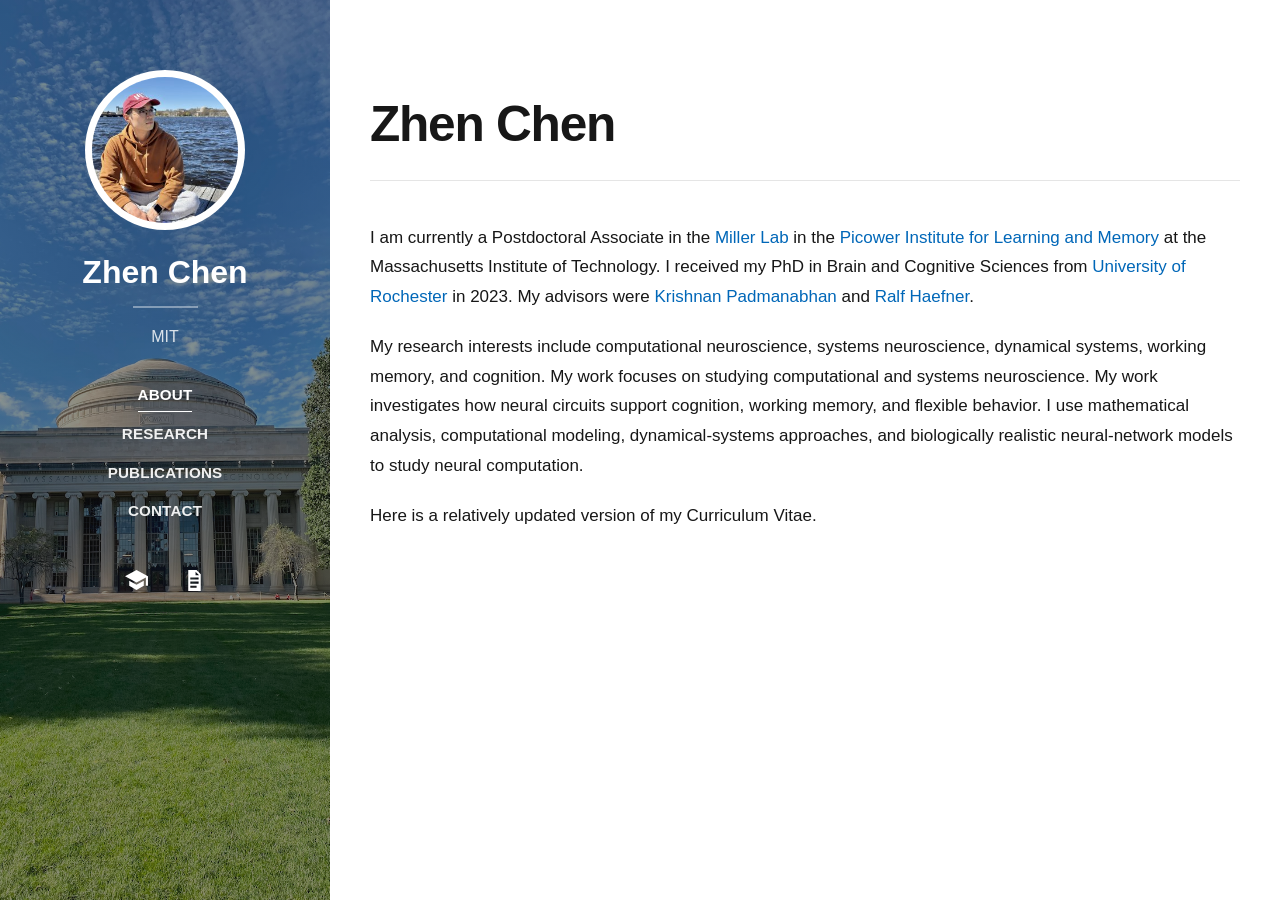
<file: index.html>
<!DOCTYPE html>
<html lang="en">
<head>
  <meta charset="UTF-8">

  <meta
    name="viewport"
    content="width=device-width, initial-scale=1.0"
  >

  <meta
    name="description"
    content="Academic website of Zhen Chen"
  >

  <title>Zhen Chen | About</title>

  <link rel="stylesheet" href="style.css">
</head>

<body>
  <button
    class="menu-button"
    id="menuButton"
    type="button"
    aria-label="Open navigation menu"
  >
    ☰
  </button>

  <aside class="sidebar" id="sidebar">
    <div class="sidebar-inner">
      <img
        class="profile-photo"
        src="profile.jpg"
        alt="Portrait of Zhen Chen"
      >

      <h1 class="sidebar-name">Zhen Chen</h1>

      <div class="sidebar-rule"></div>
      
      <p class="sidebar-subtitle">
        MIT
      </p>

      <nav class="sidebar-nav" aria-label="Main navigation">
        <ul>
          <li>
            <a class="active" href="index.html">About</a>
          </li>

          <li>
            <a href="research.html">Research</a>
          </li>

          <li>
            <a href="publications.html">Publications</a>
          </li>

          <li>
            <a href="contact.html">Contact</a>
          </li>
        </ul>
      </nav>

<div class="profile-links">
  <a
    class="icon-link"
    href="https://scholar.google.com/citations?user=5tLXAaEAAAAJ&hl=en"
    target="_blank"
    rel="noopener noreferrer"
    title="Google Scholar"
  >
    <span class="icon-label">Google Scholar</span>

    <svg viewBox="0 0 24 24" aria-hidden="true">
      <path
        d="M12 2 1 8l11 6 9-4.91V17h2V8L12 2zm0
        14L5 12.18V17l7 4 7-4v-4.82L12 16z"
      />
    </svg>
  </a>

  <a
    class="icon-link"
    href="Zhen-Chen-CV.pdf"
    target="_blank"
    rel="noopener noreferrer"
    title="Curriculum Vitae"
  >
    <span class="icon-label">Curriculum Vitae</span>

    <svg viewBox="0 0 24 24" aria-hidden="true">
      <path
        d="M6 2h8l4 4v16H6V2zm7 1.5V7h3.5L13
        3.5zM8 11h8V9H8v2zm0 4h8v-2H8v2zm0
        4h6v-2H8v2z"
      />
    </svg>
  </a>
</div>
    </div>
  </aside>

  <div class="mobile-overlay" id="mobileOverlay"></div>

  <main class="page-content">
    <div class="content-container">
      <header class="content-header">
        <h1>Zhen Chen</h1>

      </header>

      <div class="content-body">
        
        <p>
          I am currently a Postdoctoral Associate in the <a herf="https://ekmillerlab.mit.edu/">Miller Lab</a> in the <a herf="https://picower.mit.edu/">Picower Institute for Learning and Memory</a> at the Massachusetts Institute of
          Technology. I received my PhD in Brain and Cognitive Sciences from <a herf="https://www.sas.rochester.edu/bcs/">University of Rochester</a> in 2023. My advisors were <a herf="https://www.urmc.rochester.edu/labs/neural-circuits-computation">Krishnan Padmanabhan</a> and <a herf="https://www2.bcs.rochester.edu/sites/haefnerlab/index.html">Ralf Haefner</a>. 
        </p>
      <p>
          My research interests include computational neuroscience, systems neuroscience, dynamical systems, working memory, and cognition.
          My work focuses on studying computational and systems neuroscience. My work investigates how neural circuits support cognition, working memory, and flexible behavior.
          I use mathematical analysis, computational modeling, dynamical-systems approaches, and biologically realistic neural-network models to study neural computation.
        </p>
       <p>
         Here is a relatively updated version of my Curriculum Vitae.
       </p>

      </div>
    </div>
  </main>

  <script>
    const menuButton = document.getElementById("menuButton");
    const sidebar = document.getElementById("sidebar");
    const mobileOverlay = document.getElementById("mobileOverlay");

    function closeMenu() {
      sidebar.classList.remove("open");
      mobileOverlay.classList.remove("visible");
    }

    menuButton.addEventListener("click", function () {
      sidebar.classList.toggle("open");
      mobileOverlay.classList.toggle("visible");
    });

    mobileOverlay.addEventListener("click", closeMenu);
  </script>
</body>
</html>
</file>
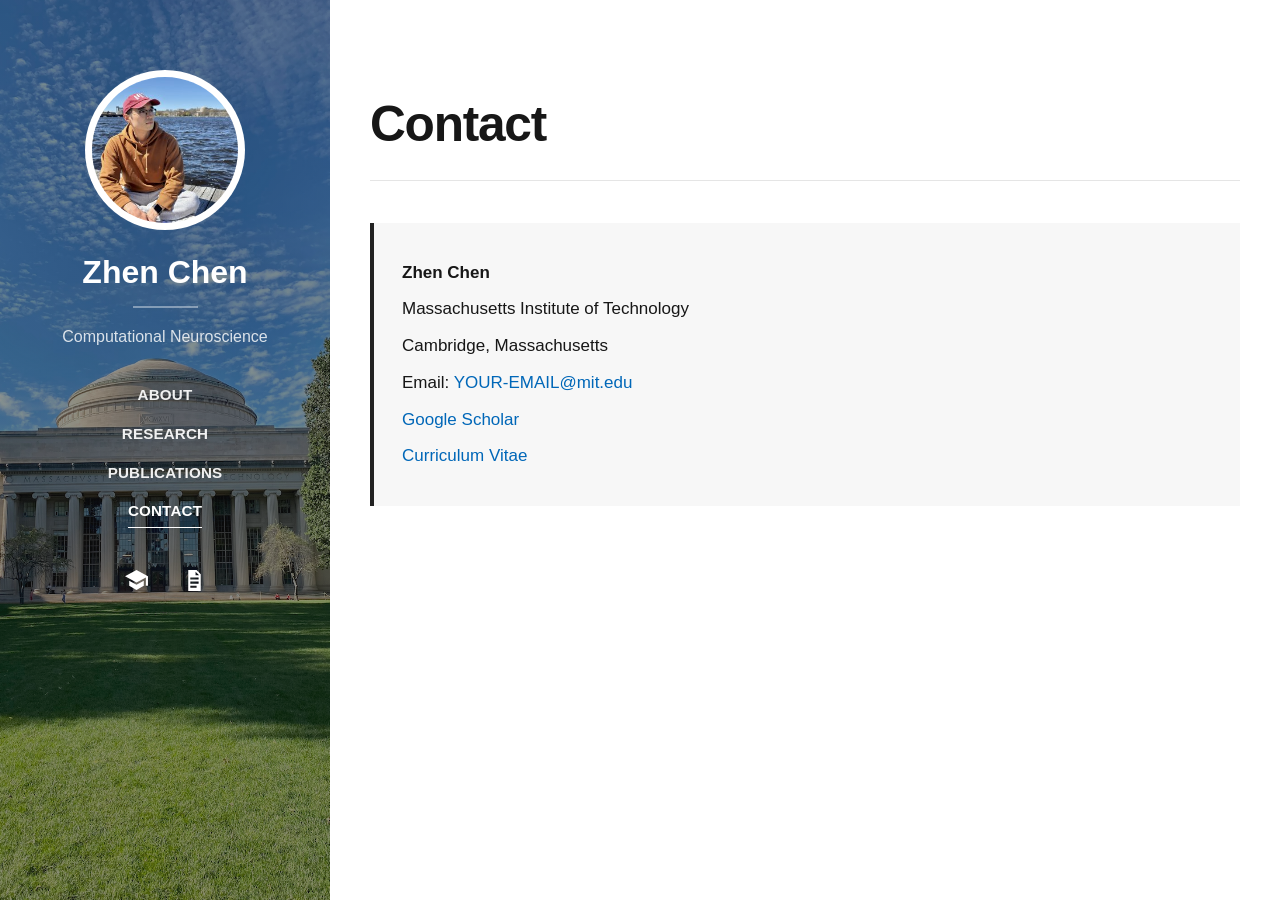
<file: contact.html>
<!DOCTYPE html>
<html lang="en">
<head>
  <meta charset="UTF-8">

  <meta
    name="viewport"
    content="width=device-width, initial-scale=1.0"
  >

  <meta
    name="description"
    content="Academic website of Zhen Chen"
  >

  <title>Zhen Chen | Contact</title>

  <link rel="stylesheet" href="style.css">
</head>

<body>
  <button
    class="menu-button"
    id="menuButton"
    type="button"
    aria-label="Open navigation menu"
  >
    ☰
  </button>

  <aside class="sidebar" id="sidebar">
    <div class="sidebar-inner">
      <img
        class="profile-photo"
        src="profile.jpg"
        alt="Portrait of Zhen Chen"
      >

      <h1 class="sidebar-name">Zhen Chen</h1>

      <div class="sidebar-rule"></div>

      <p class="sidebar-subtitle">
        Computational Neuroscience
      </p>

      <nav class="sidebar-nav" aria-label="Main navigation">
        <ul>
          <li><a href="index.html">About</a></li>
<li><a href="research.html">Research</a></li>
<li><a href="publications.html">Publications</a></li>

<li>
  <a class="active" href="contact.html">Contact</a>
</li>
        </ul>
      </nav>

<div class="profile-links">
  <a
    class="icon-link"
    href="https://scholar.google.com/citations?user=5tLXAaEAAAAJ&hl=en"
    target="_blank"
    rel="noopener noreferrer"
    title="Google Scholar"
  >
    <span class="icon-label">Google Scholar</span>

    <svg viewBox="0 0 24 24" aria-hidden="true">
      <path
        d="M12 2 1 8l11 6 9-4.91V17h2V8L12 2zm0
        14L5 12.18V17l7 4 7-4v-4.82L12 16z"
      />
    </svg>
  </a>

  <a
    class="icon-link"
    href="Zhen-Chen-CV.pdf"
    target="_blank"
    rel="noopener noreferrer"
    title="Curriculum Vitae"
  >
    <span class="icon-label">Curriculum Vitae</span>

    <svg viewBox="0 0 24 24" aria-hidden="true">
      <path
        d="M6 2h8l4 4v16H6V2zm7 1.5V7h3.5L13
        3.5zM8 11h8V9H8v2zm0 4h8v-2H8v2zm0
        4h6v-2H8v2z"
      />
    </svg>
  </a>
</div>
    </div>
  </aside>

  <div class="mobile-overlay" id="mobileOverlay"></div>

<main class="page-content">
  <div class="content-container">
    <header class="content-header">
      <h1>Contact</h1>

     
    </header>

    <div class="content-body">
     

      <div class="contact-details">
        <p><strong>Zhen Chen</strong></p>

        <p>
          Massachusetts Institute of Technology
        </p>

        <p>
          Cambridge, Massachusetts
        </p>

        <p>
          Email:
          <a href="mailto:YOUR-EMAIL@mit.edu">
            YOUR-EMAIL@mit.edu
          </a>
        </p>

        <p>
          <a
            href="https://scholar.google.com/citations?user=5tLXAaEAAAAJ&hl=en"
            target="_blank"
            rel="noopener noreferrer"
          >
            Google Scholar
          </a>
        </p>

        <p>
          <a
            href="Zhen-Chen-CV.pdf"
            target="_blank"
            rel="noopener noreferrer"
          >
            Curriculum Vitae
          </a>
        </p>
      </div>
    </div>
  </div>
</main>

  <script>
    const menuButton = document.getElementById("menuButton");
    const sidebar = document.getElementById("sidebar");
    const mobileOverlay = document.getElementById("mobileOverlay");

    function closeMenu() {
      sidebar.classList.remove("open");
      mobileOverlay.classList.remove("visible");
    }

    menuButton.addEventListener("click", function () {
      sidebar.classList.toggle("open");
      mobileOverlay.classList.toggle("visible");
    });

    mobileOverlay.addEventListener("click", closeMenu);
  </script>
</body>
</html>
</file>
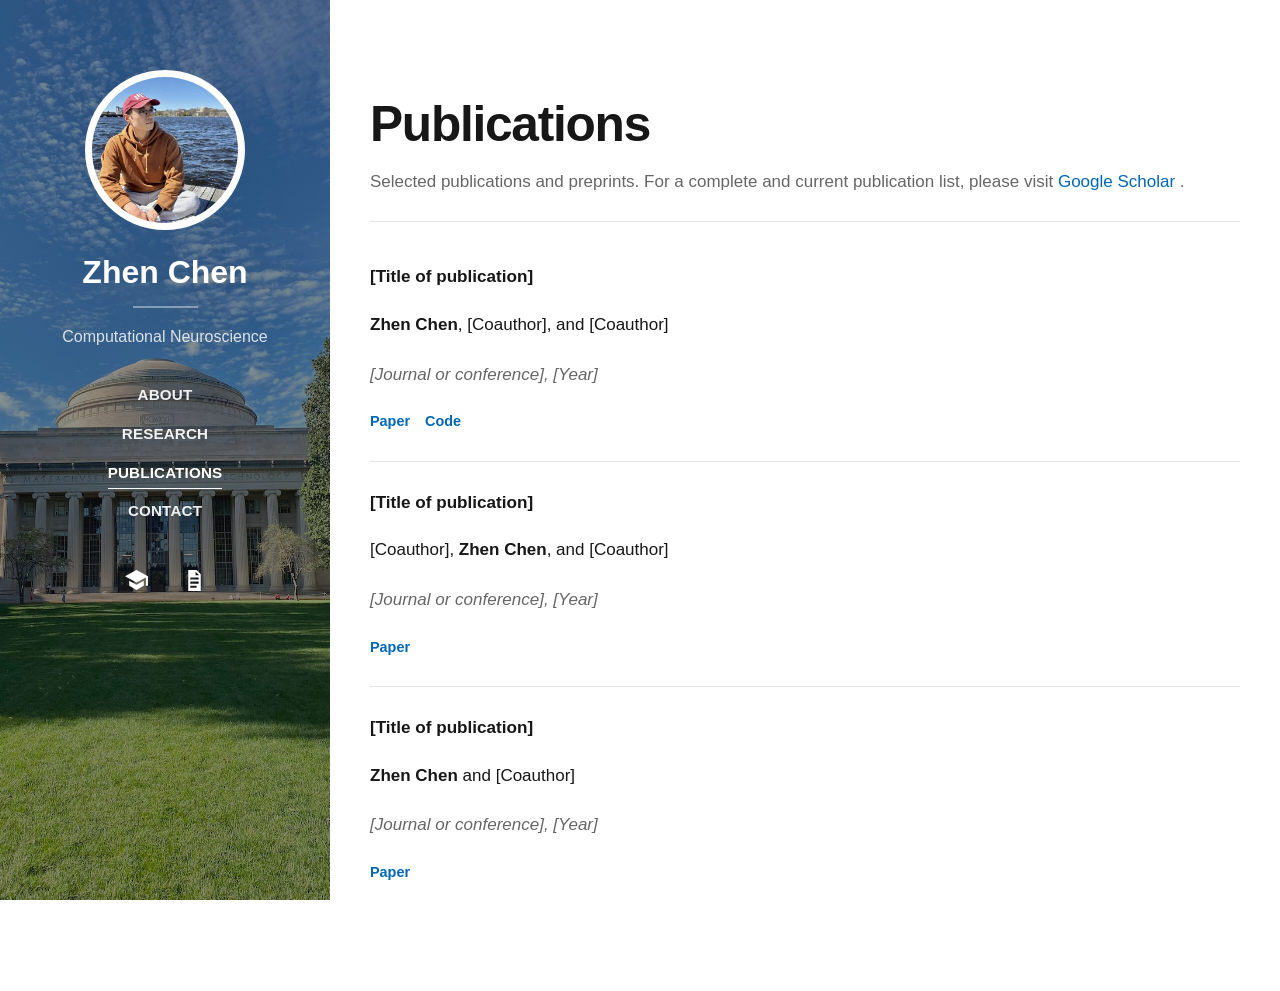
<file: publications.html>
<!DOCTYPE html>
<html lang="en">
<head>
  <meta charset="UTF-8">

  <meta
    name="viewport"
    content="width=device-width, initial-scale=1.0"
  >

  <meta
    name="description"
    content="Academic website of Zhen Chen"
  >

  <title>Zhen Chen | Publications</title>

  <link rel="stylesheet" href="style.css">
</head>

<body>
  <button
    class="menu-button"
    id="menuButton"
    type="button"
    aria-label="Open navigation menu"
  >
    ☰
  </button>

  <aside class="sidebar" id="sidebar">
    <div class="sidebar-inner">
      <img
        class="profile-photo"
        src="profile.jpg"
        alt="Portrait of Zhen Chen"
      >

      <h1 class="sidebar-name">Zhen Chen</h1>

      <div class="sidebar-rule"></div>

      <p class="sidebar-subtitle">
        Computational Neuroscience
      </p>

      <nav class="sidebar-nav" aria-label="Main navigation">
        <ul>
          <li><a href="index.html">About</a></li>
<li><a href="research.html">Research</a></li>

<li>
  <a class="active" href="publications.html">
    Publications
  </a>
</li>

<li><a href="contact.html">Contact</a></li>
        </ul>
      </nav>

<div class="profile-links">
  <a
    class="icon-link"
    href="https://scholar.google.com/citations?user=5tLXAaEAAAAJ&hl=en"
    target="_blank"
    rel="noopener noreferrer"
    title="Google Scholar"
  >
    <span class="icon-label">Google Scholar</span>

    <svg viewBox="0 0 24 24" aria-hidden="true">
      <path
        d="M12 2 1 8l11 6 9-4.91V17h2V8L12 2zm0
        14L5 12.18V17l7 4 7-4v-4.82L12 16z"
      />
    </svg>
  </a>

  <a
    class="icon-link"
    href="Zhen-Chen-CV.pdf"
    target="_blank"
    rel="noopener noreferrer"
    title="Curriculum Vitae"
  >
    <span class="icon-label">Curriculum Vitae</span>

    <svg viewBox="0 0 24 24" aria-hidden="true">
      <path
        d="M6 2h8l4 4v16H6V2zm7 1.5V7h3.5L13
        3.5zM8 11h8V9H8v2zm0 4h8v-2H8v2zm0
        4h6v-2H8v2z"
      />
    </svg>
  </a>
</div>
    </div>
  </aside>

  <div class="mobile-overlay" id="mobileOverlay"></div>

<main class="page-content">
  <div class="content-container">
    <header class="content-header">
      <h1>Publications</h1>

      <p>
        Selected publications and preprints. For a complete and current publication list, please visit
        <a
          href="https://scholar.google.com/citations?user=5tLXAaEAAAAJ&hl=en"
          target="_blank"
          rel="noopener noreferrer"
        >
          Google Scholar
        </a>.
      </p>
    </header>

    <div class="content-body">
      

      <div class="publication-list">
        <article class="publication">
          <p class="publication-title">
            [Title of publication]
          </p>

          <p class="publication-authors">
            <strong>Zhen Chen</strong>, [Coauthor], and [Coauthor]
          </p>

          <p class="publication-venue">
            [Journal or conference], [Year]
          </p>

          <div class="publication-links">
            <a href="#">Paper</a>
            <a href="#">Code</a>
          </div>
        </article>

        <article class="publication">
          <p class="publication-title">
            [Title of publication]
          </p>

          <p class="publication-authors">
            [Coauthor], <strong>Zhen Chen</strong>, and [Coauthor]
          </p>

          <p class="publication-venue">
            [Journal or conference], [Year]
          </p>

          <div class="publication-links">
            <a href="#">Paper</a>
          </div>
        </article>

        <article class="publication">
          <p class="publication-title">
            [Title of publication]
          </p>

          <p class="publication-authors">
            <strong>Zhen Chen</strong> and [Coauthor]
          </p>

          <p class="publication-venue">
            [Journal or conference], [Year]
          </p>

          <div class="publication-links">
            <a href="#">Paper</a>
          </div>
        </article>
      </div>
    </div>
  </div>
</main>

  <script>
    const menuButton = document.getElementById("menuButton");
    const sidebar = document.getElementById("sidebar");
    const mobileOverlay = document.getElementById("mobileOverlay");

    function closeMenu() {
      sidebar.classList.remove("open");
      mobileOverlay.classList.remove("visible");
    }

    menuButton.addEventListener("click", function () {
      sidebar.classList.toggle("open");
      mobileOverlay.classList.toggle("visible");
    });

    mobileOverlay.addEventListener("click", closeMenu);
  </script>
</body>
</html>
</file>
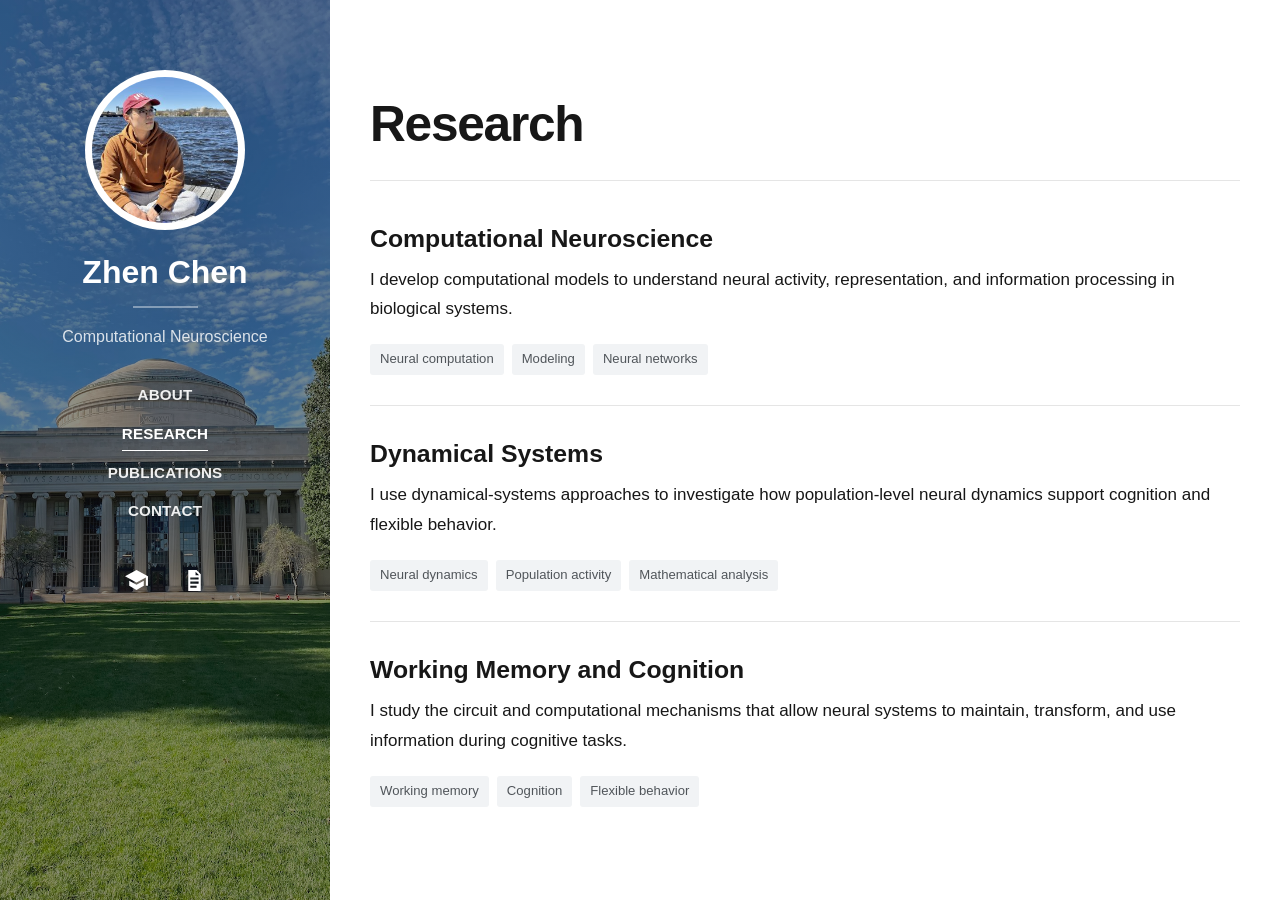
<file: research.html>
<!DOCTYPE html>
<html lang="en">
<head>
  <meta charset="UTF-8">

  <meta
    name="viewport"
    content="width=device-width, initial-scale=1.0"
  >

  <meta
    name="description"
    content="Academic website of Zhen Chen"
  >

  <title>Zhen Chen | Research</title>

  <link rel="stylesheet" href="style.css">
</head>

<body>
  <button
    class="menu-button"
    id="menuButton"
    type="button"
    aria-label="Open navigation menu"
  >
    ☰
  </button>

  <aside class="sidebar" id="sidebar">
    <div class="sidebar-inner">
      <img
        class="profile-photo"
        src="profile.jpg"
        alt="Portrait of Zhen Chen"
      >

      <h1 class="sidebar-name">Zhen Chen</h1>

      <div class="sidebar-rule"></div>

      <p class="sidebar-subtitle">
        Computational Neuroscience
      </p>

      <nav class="sidebar-nav" aria-label="Main navigation">
        <ul>
          <li>
  <a href="index.html">About</a>
</li>

<li>
  <a class="active" href="research.html">Research</a>
</li>

<li>
  <a href="publications.html">Publications</a>
</li>

<li>
  <a href="contact.html">Contact</a>
</li>
        </ul>
      </nav>

<div class="profile-links">
  <a
    class="icon-link"
    href="https://scholar.google.com/citations?user=5tLXAaEAAAAJ&hl=en"
    target="_blank"
    rel="noopener noreferrer"
    title="Google Scholar"
  >
    <span class="icon-label">Google Scholar</span>

    <svg viewBox="0 0 24 24" aria-hidden="true">
      <path
        d="M12 2 1 8l11 6 9-4.91V17h2V8L12 2zm0
        14L5 12.18V17l7 4 7-4v-4.82L12 16z"
      />
    </svg>
  </a>

  <a
    class="icon-link"
    href="Zhen-Chen-CV.pdf"
    target="_blank"
    rel="noopener noreferrer"
    title="Curriculum Vitae"
  >
    <span class="icon-label">Curriculum Vitae</span>

    <svg viewBox="0 0 24 24" aria-hidden="true">
      <path
        d="M6 2h8l4 4v16H6V2zm7 1.5V7h3.5L13
        3.5zM8 11h8V9H8v2zm0 4h8v-2H8v2zm0
        4h6v-2H8v2z"
      />
    </svg>
  </a>
</div>
    </div>
  </aside>

  <div class="mobile-overlay" id="mobileOverlay"></div>

<main class="page-content">
  <div class="content-container">
    <header class="content-header">
      <h1>Research</h1>

    </header>

    <div class="content-body research-list">
      <article class="research-item">
        <h2>Computational Neuroscience</h2>

        <p>
          I develop computational models to understand neural activity,
          representation, and information processing in biological
          systems.
        </p>

        <div class="research-tags">
          <span class="tag">Neural computation</span>
          <span class="tag">Modeling</span>
          <span class="tag">Neural networks</span>
        </div>
      </article>

      <article class="research-item">
        <h2>Dynamical Systems</h2>

        <p>
          I use dynamical-systems approaches to investigate how
          population-level neural dynamics support cognition and
          flexible behavior.
        </p>

        <div class="research-tags">
          <span class="tag">Neural dynamics</span>
          <span class="tag">Population activity</span>
          <span class="tag">Mathematical analysis</span>
        </div>
      </article>

      <article class="research-item">
        <h2>Working Memory and Cognition</h2>

        <p>
          I study the circuit and computational mechanisms that allow
          neural systems to maintain, transform, and use information
          during cognitive tasks.
        </p>

        <div class="research-tags">
          <span class="tag">Working memory</span>
          <span class="tag">Cognition</span>
          <span class="tag">Flexible behavior</span>
        </div>
      </article>
    </div>
  </div>
</main>

  <script>
    const menuButton = document.getElementById("menuButton");
    const sidebar = document.getElementById("sidebar");
    const mobileOverlay = document.getElementById("mobileOverlay");

    function closeMenu() {
      sidebar.classList.remove("open");
      mobileOverlay.classList.remove("visible");
    }

    menuButton.addEventListener("click", function () {
      sidebar.classList.toggle("open");
      mobileOverlay.classList.toggle("visible");
    });

    mobileOverlay.addEventListener("click", closeMenu);
  </script>
</body>
</html>
</file>
<file: style.css>
/* =========================================
   COLORS AND GENERAL SETTINGS
   ========================================= */

:root {
  --sidebar-width: 330px;
  --text: #171717;
  --muted: #666666;
  --link: #0067b8;
  --line: #e5e5e5;
  --content-width: 900px;
  --sidebar-overlay: rgba(20, 20, 20, 0.48);
}

* {
  box-sizing: border-box;
}

html {
  min-height: 100%;
}

body {
  min-height: 100vh;
  margin: 0;
  background: #ffffff;
  color: var(--text);
  font-family:
    -apple-system, BlinkMacSystemFont, "Segoe UI",
    Arial, Helvetica, sans-serif;
  font-size: 17px;
  line-height: 1.75;
}

img {
  display: block;
  max-width: 100%;
}

a {
  color: var(--link);
  text-decoration: none;
}

a:hover {
  text-decoration: underline;
}

/* =========================================
   FIXED LEFT SIDEBAR
   ========================================= */

.sidebar {
  position: fixed;
  inset: 0 auto 0 0;
  z-index: 100;
  width: var(--sidebar-width);
  min-height: 100vh;
  overflow-y: auto;
  background:
    linear-gradient(var(--sidebar-overlay), var(--sidebar-overlay)),
    url("sidebar-bg.jpg") center / cover no-repeat;
  color: #ffffff;
  text-align: center;
}

.sidebar-inner {
  min-height: 100vh;
  display: flex;
  align-items: center;
  flex-direction: column;
  padding: 70px 35px 45px;
}

.profile-photo {
  width: 160px;
  height: 160px;
  margin-bottom: 23px;
  background: #ffffff;
  border: 7px solid rgba(255, 255, 255, 0.92);
  border-radius: 50%;
  object-fit: cover;
}

.sidebar-name {
  margin: 0;
  color: #ffffff;
  font-size: 2rem;
  font-weight: 600;
  line-height: 1.2;
}

.sidebar-rule {
  width: 65px;
  height: 2px;
  margin: 15px auto;
  background: rgba(255, 255, 255, 0.4);
}

.sidebar-subtitle {
  margin: 0 0 22px;
  color: rgba(255, 255, 255, 0.82);
  font-size: 1rem;
  font-weight: 400;
}

/* =========================================
   SIDEBAR NAVIGATION
   ========================================= */

.sidebar-nav ul {
  margin: 0;
  padding: 0;
  list-style: none;
}

.sidebar-nav li {
  margin: 6px 0;
}

.sidebar-nav a {
  position: relative;
  display: inline-block;
  padding: 3px 0;
  color: rgba(255, 255, 255, 0.92);
  font-size: 0.95rem;
  font-weight: 600;
  letter-spacing: 0.01em;
  text-decoration: none;
  text-transform: uppercase;
}

.sidebar-nav a::after {
  position: absolute;
  right: 50%;
  bottom: 0;
  left: 50%;
  height: 1px;
  background: #ffffff;
  content: "";
  transition: right 0.2s ease, left 0.2s ease;
}

.sidebar-nav a:hover::after,
.sidebar-nav a.active::after {
  right: 0;
  left: 0;
}

.sidebar-nav a.active {
  color: #ffffff;
}

/* =========================================
   PROFILE ICONS
   ========================================= */

.profile-links {
  display: flex;
  align-items: center;
  justify-content: center;
  gap: 24px;
  margin-top: 30px;
}

.icon-link {
  display: inline-grid;
  width: 34px;
  height: 34px;
  place-items: center;
  color: #ffffff;
  text-decoration: none;
}

.icon-link:hover {
  color: #ffffff;
  opacity: 0.75;
  text-decoration: none;
}

.icon-link svg {
  width: 25px;
  height: 25px;
  fill: currentColor;
}

.icon-label {
  position: absolute;
  width: 1px;
  height: 1px;
  overflow: hidden;
  clip: rect(0, 0, 0, 0);
}

/* =========================================
   RIGHT CONTENT
   ========================================= */

.page-content {
  min-height: 100vh;
  margin-left: var(--sidebar-width);
  background: #ffffff;
}

.content-container {
  width: min(
    calc(100% - 80px),
    var(--content-width)
  );
  margin: 0 auto;
  padding: 95px 0 80px;
}

.content-header {
  margin-bottom: 42px;
  padding-bottom: 25px;
  border-bottom: 1px solid var(--line);
}

.content-header h1 {
  margin: 0;
  font-size: clamp(2.2rem, 5vw, 3.1rem);
  font-weight: 650;
  line-height: 1.2;
  letter-spacing: -0.025em;
}

.content-header p {
  margin: 12px 0 0;
  color: var(--muted);
}

.content-body h2 {
  margin: 45px 0 15px;
  font-size: 1.55rem;
  line-height: 1.3;
}

.content-body h2:first-child {
  margin-top: 0;
}

.content-body p {
  margin: 0 0 20px;
}

.content-body ul {
  padding-left: 23px;
}

.content-body li {
  margin-bottom: 10px;
}

/* =========================================
   RESEARCH CARDS
   ========================================= */

.research-list {
  display: grid;
  gap: 32px;
}

.research-item {
  padding-bottom: 30px;
  border-bottom: 1px solid var(--line);
}

.research-item:last-child {
  border-bottom: 0;
}

.research-item h2 {
  margin: 0 0 10px;
}

.research-tags {
  display: flex;
  flex-wrap: wrap;
  gap: 8px;
  margin-top: 16px;
}

.tag {
  padding: 4px 10px;
  background: #f1f3f5;
  border-radius: 3px;
  color: #50555a;
  font-size: 0.82rem;
}

/* =========================================
   PUBLICATIONS
   ========================================= */

.publication-list {
  display: grid;
  gap: 28px;
  margin-top: 30px;
}

.publication {
  padding-bottom: 26px;
  border-bottom: 1px solid var(--line);
}

.publication:last-child {
  border-bottom: 0;
}

.publication-title {
  margin: 0 0 7px;
  font-size: 1.07rem;
  font-weight: 700;
  line-height: 1.5;
}

.publication-authors,
.publication-venue {
  margin: 3px 0;
}

.publication-venue {
  color: var(--muted);
  font-style: italic;
}

.publication-links {
  display: flex;
  flex-wrap: wrap;
  gap: 15px;
  margin-top: 9px;
}

.publication-links a {
  font-size: 0.9rem;
  font-weight: 600;
}

/* =========================================
   CONTACT
   ========================================= */

.contact-details {
  margin-top: 30px;
  padding: 28px;
  background: #f7f7f7;
  border-left: 4px solid #222222;
}

.contact-details p {
  margin: 7px 0;
}

/* =========================================
   MOBILE MENU BUTTON
   ========================================= */

.menu-button {
  display: none;
}

.mobile-overlay {
  display: none;
}

/* =========================================
   RESPONSIVE DESIGN
   ========================================= */

@media (max-width: 820px) {
  .sidebar {
    width: 290px;
    transform: translateX(-100%);
    transition: transform 0.25s ease;
  }

  .sidebar.open {
    transform: translateX(0);
  }

  .sidebar-inner {
    padding-top: 55px;
  }

  .page-content {
    margin-left: 0;
  }

  .menu-button {
    position: fixed;
    top: 18px;
    left: 18px;
    z-index: 300;
    width: 45px;
    height: 45px;
    display: grid;
    place-items: center;
    background: #ffffff;
    border: 1px solid #dddddd;
    border-radius: 50%;
    box-shadow: 0 5px 18px rgba(0, 0, 0, 0.13);
    color: #222222;
    cursor: pointer;
    font-size: 1.25rem;
  }

  .mobile-overlay {
    position: fixed;
    inset: 0;
    z-index: 90;
    display: none;
    background: rgba(0, 0, 0, 0.45);
  }

  .mobile-overlay.visible {
    display: block;
  }

  .content-container {
    width: min(calc(100% - 38px), var(--content-width));
    padding-top: 90px;
  }
}

@media (max-width: 480px) {
  body {
    font-size: 16px;
  }

  .sidebar {
    width: min(86vw, 300px);
  }

  .profile-photo {
    width: 135px;
    height: 135px;
  }

  .sidebar-name {
    font-size: 1.7rem;
  }

  .content-container {
    width: calc(100% - 30px);
  }
}
</file>
